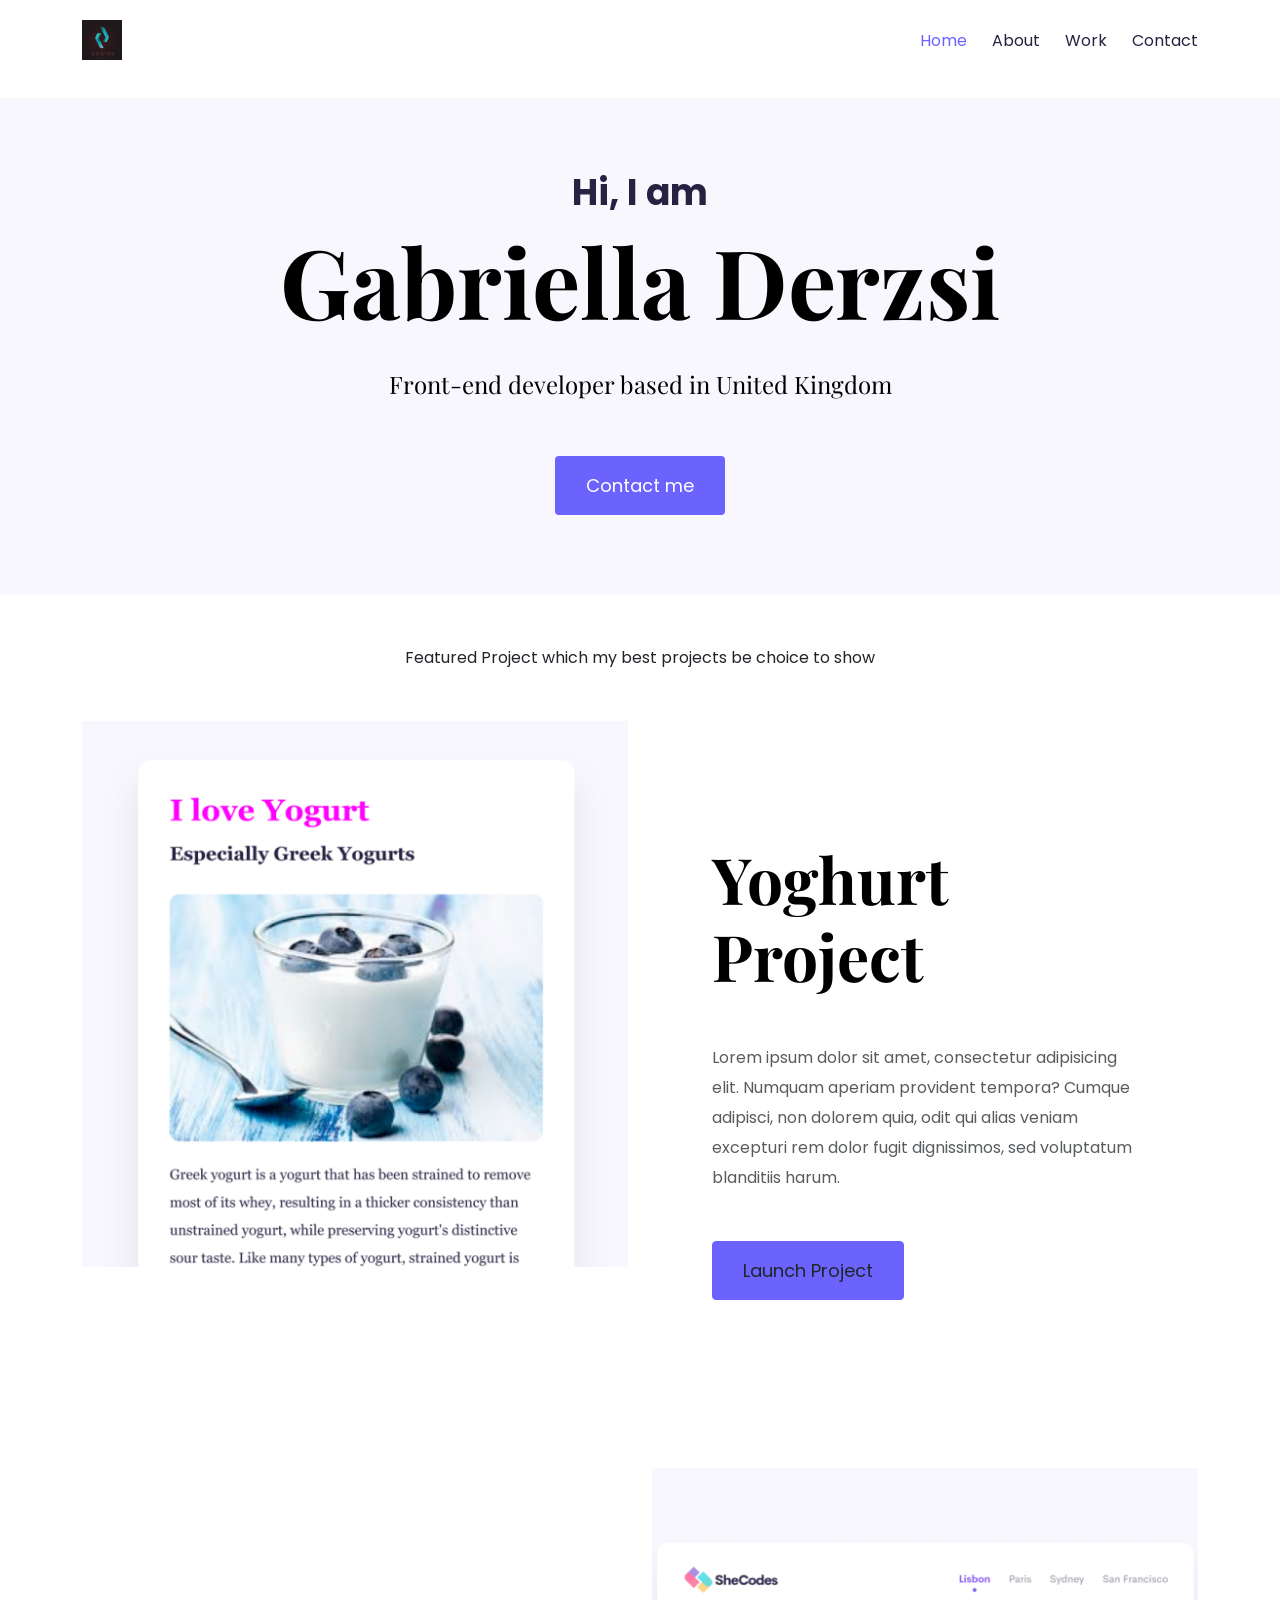
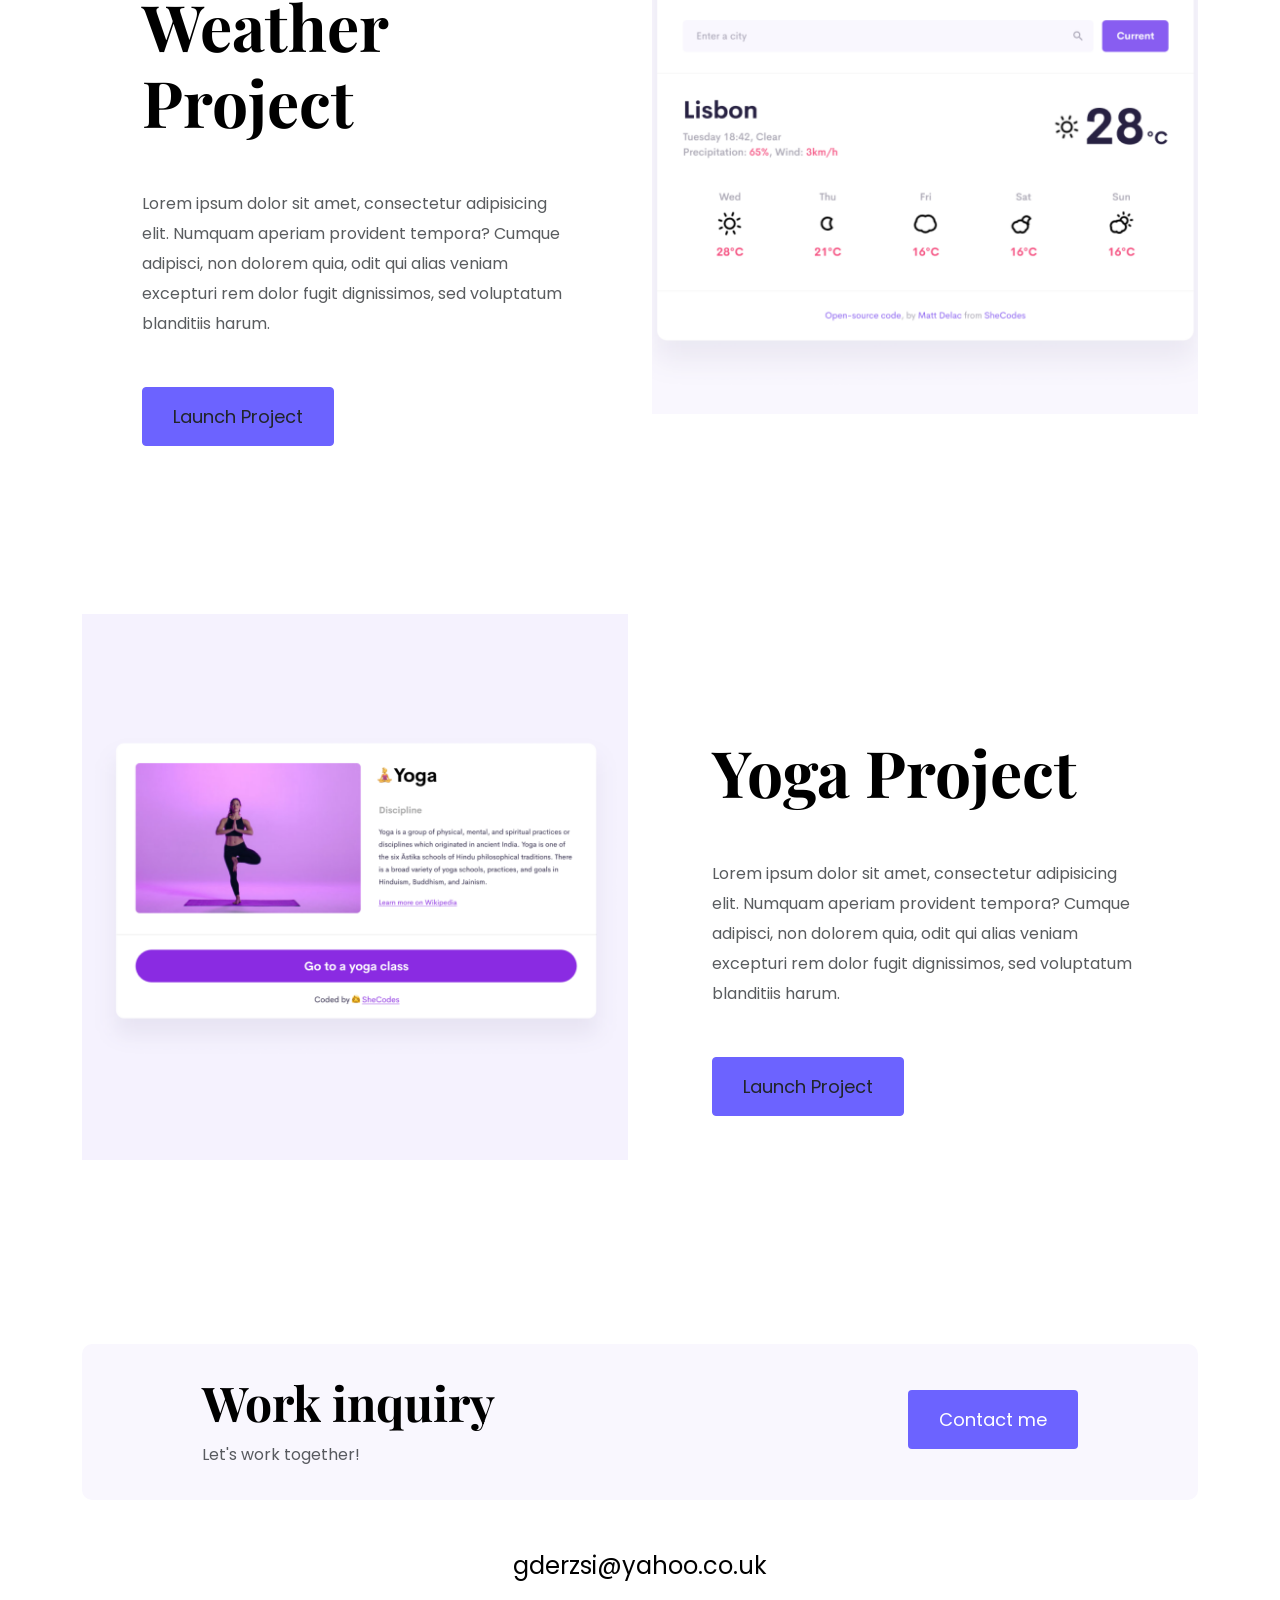
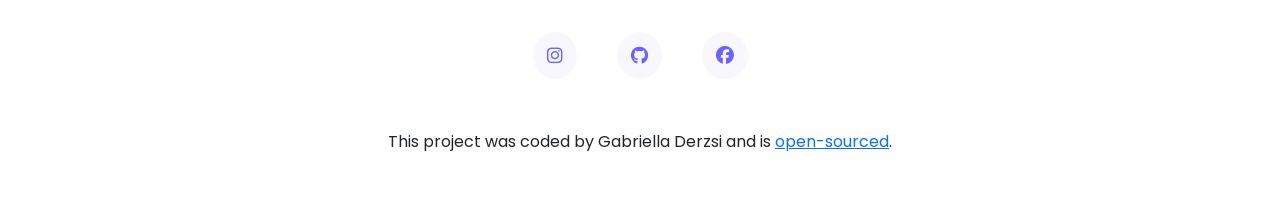
<file: index.html>
<!doctype html>
<html lang="en">
  <head>
    <meta charset="UTF-8" />
    <meta name="viewport" content="width=device-width, initial-scale=1.0" />
    <meta
      name="description"
      content="Gabriella Derzsi is a frontend developer based in the United Kingdom. She specializes in creating responsive and user-friendly web applications using modern web technologies."
    />
    <title>Frontend Developer -Gabriella Derzsi Portfolio</title>
    <link
      href="https://cdn.jsdelivr.net/npm/bootstrap@5.3.7/dist/css/bootstrap.min.css"
      rel="stylesheet"
    />
    <script
      src="https://cdn.jsdelivr.net/npm/bootstrap@5.3.8/dist/js/bootstrap.min.js"
      integrity="sha384-G/EV+4j2dNv+tEPo3++6LCgdCROaejBqfUeNjuKAiuXbjrxilcCdDz6ZAVfHWe1Y"
      crossorigin="anonymous"
    ></script>

    <link rel="preconnect" href="https://fonts.googleapis.com" />
    <link rel="preconnect" href="https://fonts.gstatic.com" crossorigin />
    <link
      href="https://fonts.googleapis.com/css2?family=Playfair+Display:ital,wght@0,400..900;1,400..900&family=Poppins:wght@700&display=swap"
      rel="stylesheet"
    />
    <link rel="stylesheet" href="styles/app.css" />
    <link
      rel="stylesheet"
      href="https://cdnjs.cloudflare.com/ajax/libs/font-awesome/6.7.2/css/all.min.css"
    />
  </head>
  <body>
    <div class="container">
      <nav class="d-flex justify-content-between">
        <a href="/" title="Homepage">
          <img src="images/logo.jpeg" alt="Logo" class="logo"
        /></a>
        <ul>
          <li class="active">
            <a href="/" title="Home">Home</a>
          </li>
          <li>
            <a href="/about.html" title="About Gabriella">About</a>
          </li>
          <li>
            <a href="/work.html" title="Gabriella's Work">Work</a>
          </li>
          <li>
            <a href="/contact.html" title="Contact Gabriella">Contact</a>
          </li>
        </ul>
      </nav>
    </div>

    <div class="hero">
      <p>Hi, I am</p>

      <h1>Gabriella Derzsi</h1>
      <h2 class="mb-5">Front-end developer based in United Kingdom</h2>
      <div>
        <a
          href="/contact.html"
          class="btn btn-branding"
          title="Contact Gabriella"
          >Contact me</a
        >
      </div>
    </div>
    <p class="text-center m-5">
      Featured Project which my best projects be choice to show
    </p>
    <div class="container">
      <div class="row mb-5">
        <div class="col d-none d-lg-block">
          <img src="images/yogurt.png" class="img-fluid" alt="yoghurt-image" />
        </div>
        <div class="col">
          <div class="project-description">
            <h2 class="mb-5">Yoghurt Project</h2>
            <p class="mb-5 text-muted">
              Lorem ipsum dolor sit amet, consectetur adipisicing elit. Numquam
              aperiam provident tempora? Cumque adipisci, non dolorem quia, odit
              qui alias veniam excepturi rem dolor fugit dignissimos, sed
              voluptatum blanditiis harum.
            </p>
            <a
              href="/work.html"
              class="btn btn-branding-outline"
              title="View Gabriella's Work"
              >Launch Project</a
            >
          </div>
        </div>
      </div>
      <div class="row mb-5">
        <div class="col">
          <div class="project-description">
            <h2 class="mb-5">Weather Project</h2>
            <p class="mb-5 text-muted">
              Lorem ipsum dolor sit amet, consectetur adipisicing elit. Numquam
              aperiam provident tempora? Cumque adipisci, non dolorem quia, odit
              qui alias veniam excepturi rem dolor fugit dignissimos, sed
              voluptatum blanditiis harum.
            </p>
            <a
              href="/work.html"
              class="btn btn-branding-outline"
              title="View Gabriella's Work"
              >Launch Project</a
            >
          </div>
        </div>
        <div class="col d-none d-lg-block">
          <img src="images/weather.png" class="img-fluid" alt="weather-image" />
        </div>
      </div>

      <div class="row mb-5">
        <div class="col d-none d-lg-block">
          <img src="images/yoga.png" class="img-fluid" alt="yoga-image" />
        </div>
        <div class="col">
          <div class="project-description">
            <h2 class="mb-5">Yoga Project</h2>
            <p class="mb-5 text-muted">
              Lorem ipsum dolor sit amet, consectetur adipisicing elit. Numquam
              aperiam provident tempora? Cumque adipisci, non dolorem quia, odit
              qui alias veniam excepturi rem dolor fugit dignissimos, sed
              voluptatum blanditiis harum.
            </p>
            <a
              href="/work.html"
              class="btn btn-branding-outline mb-5"
              title="View Gabriella's Work"
              >Launch Project</a
            >
          </div>
        </div>
      </div>
    </div>
    <footer class="container">
      <div
        class="contact-box d-flex justify-content-between mb-5 d-none d-md-flex"
      >
        <div>
          <h3>Work inquiry</h3>
          <p class="text-muted">Let's work together!</p>
        </div>
        <div>
          <a
            href="/contact.html"
            class="btn btn-branding mt-3"
            title="Contact Gabriella"
            >Contact me</a
          >
        </div>
      </div>
      <div class="d-flex justify-content-center mb-5">
        <a
          href="mailto:gderzsi@yahoo.co.uk"
          class="email-link"
          title="Email Gabriella"
          >gderzsi@yahoo.co.uk</a
        >
      </div>

      <div class="social-links d-flex justify-content-center">
        <a
          href="https://instagram.com/gabriella.derzsi.code"
          target="_blank"
          title="Gabriella's Instagram"
          ><i class="fa-brands fa-instagram" aria-hidden="true"></i
        ></a>
        <a
          href="https://github.com/Gabcii "
          target="_blank"
          title="Gabriella's GitHub"
          ><i class="fa-brands fa-github" aria-hidden="true"></i
        ></a>
        <a
          href="https://facebook.com/gabrielladerzsi"
          target="_blank"
          title="Gabriella's Facebook"
          ><i class="fa-brands fa-facebook" aria-hidden="true"></i
        ></a>
      </div>
      <p class="text-center mt-5">
        This project was coded by Gabriella Derzsi and is
        <a
          href="https://github.com/Gabcii/portfolio-projects"
          target="_blank"
          title="Portfolio Projects on GitHub"
          >open-sourced</a
        >.
      </p>
    </footer>
  </body>
</html>
</file>
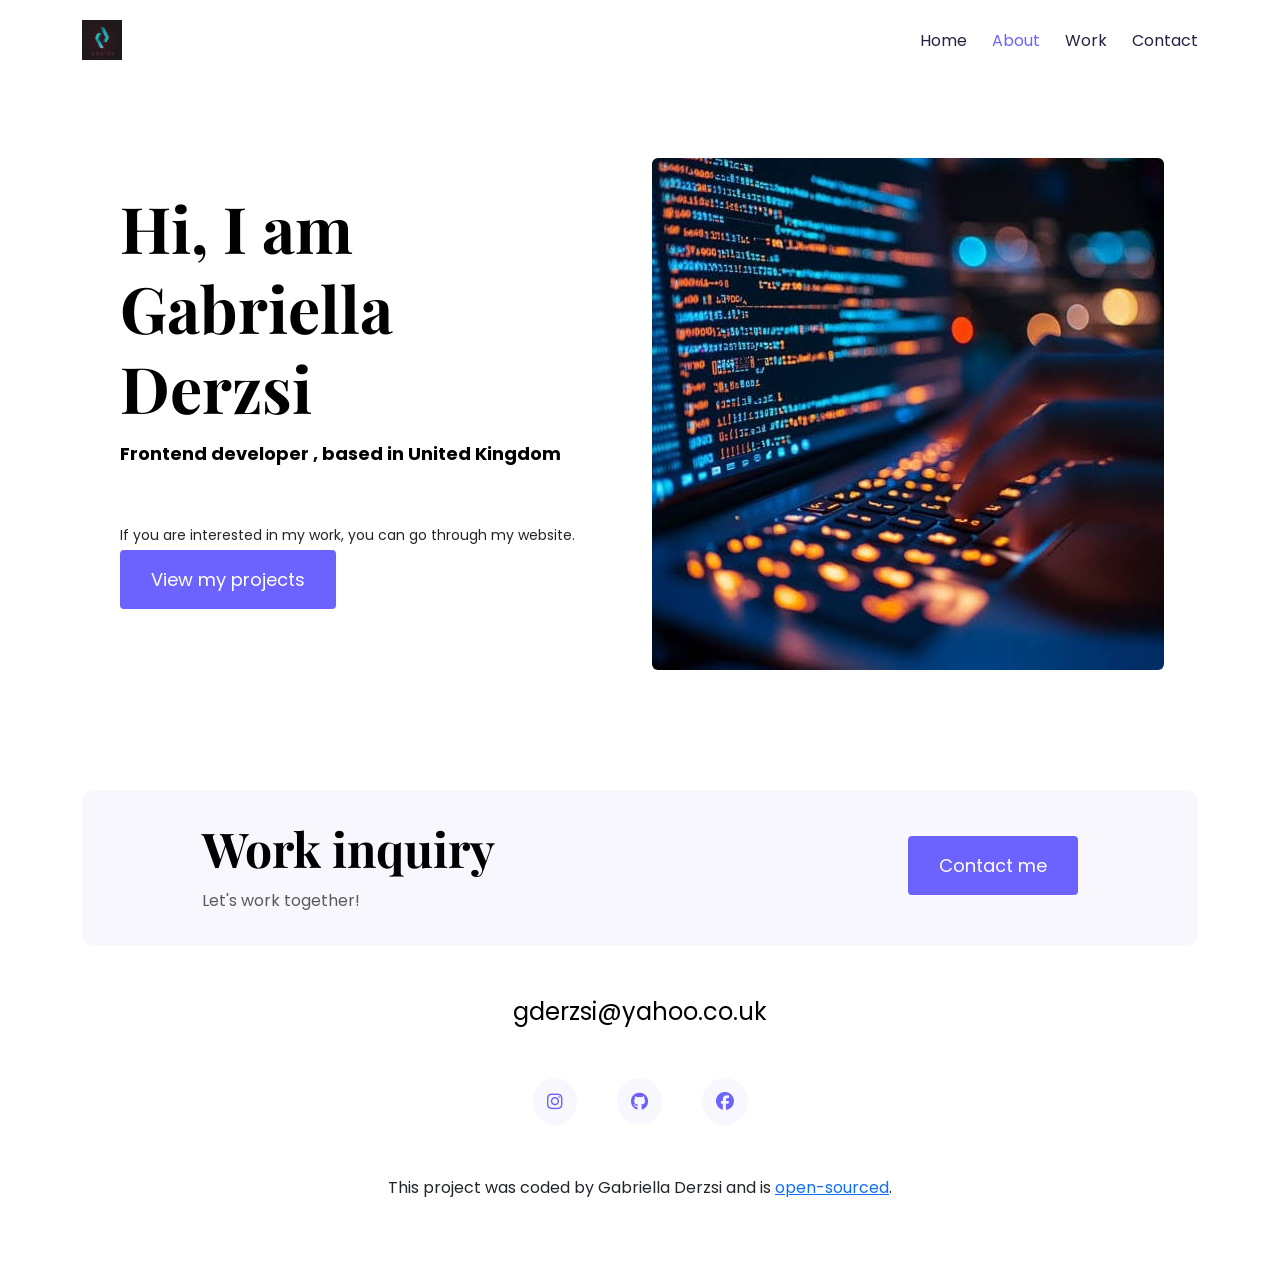
<file: about.html>
<!doctype html>
<html lang="en">
  <head>
    <meta charset="UTF-8" />
    <meta name="viewport" content="width=device-width, initial-scale=1.0" />
    <meta
      name="description"
      content="About Gabriella Derzsi. Gabriella Derzsi is a frontend developer based in the United Kingdom. She specializes in creating responsive and user-friendly web applications using modern web technologies."
    />
    <title>About Gabriella Derzsi - Portfolio</title>
    <link
      href="https://cdn.jsdelivr.net/npm/bootstrap@5.3.7/dist/css/bootstrap.min.css"
      rel="stylesheet"
    />
    <script
      src="https://cdn.jsdelivr.net/npm/bootstrap@5.3.8/dist/js/bootstrap.min.js"
      integrity="sha384-G/EV+4j2dNv+tEPo3++6LCgdCROaejBqfUeNjuKAiuXbjrxilcCdDz6ZAVfHWe1Y"
      crossorigin="anonymous"
    ></script>

    <link rel="preconnect" href="https://fonts.googleapis.com" />
    <link rel="preconnect" href="https://fonts.gstatic.com" crossorigin />
    <link
      href="https://fonts.googleapis.com/css2?family=Playfair+Display:ital,wght@0,400..900;1,400..900&family=Poppins:wght@700&display=swap"
      rel="stylesheet"
    />
    <link rel="stylesheet" href="styles/app.css" />
    <link
      rel="stylesheet"
      href="https://cdnjs.cloudflare.com/ajax/libs/font-awesome/6.7.2/css/all.min.css"
    />
  </head>
  <body>
    <div class="container">
      <nav class="d-flex justify-content-between">
        <a href="/" title="Homepage">
          <img src="images/logo.jpeg" alt="Logo" class="logo"
        /></a>
        <ul>
          <li>
            <a href="/" title="Home">Home</a>
          </li>
          <li class="active">
            <a href="/about.html" title="About Gabriella">About</a>
          </li>
          <li>
            <a href="/work.html" title="Gabriella's Work">Work</a>
          </li>
          <li>
            <a href="/contact.html" title="Contact Gabriella">Contact</a>
          </li>
        </ul>
      </nav>
    </div>
    <div class="content-container container">
      <div class="row">
        <div class="col-lg-6">
          <div class="content">
            <h1>Hi, I am Gabriella Derzsi</h1>
            <h2 class="mb-5">Frontend developer , based in United Kingdom</h2>
            <p>
              If you are interested in my work, you can go through my website.
            </p>
            <a
              href="/work.html"
              class="btn btn-branding"
              title="View Gabriella's Work"
              >View my projects</a
            >
          </div>
        </div>
        <div class="col-lg-6">
          <img
            src="/images/coding.jpeg"
            alt="coding image"
            class="img-fluid rounded"
          />
        </div>
      </div>
    </div>

    <footer class="container">
      <div
        class="contact-box d-flex justify-content-between mb-5 d-none d-md-flex"
      >
        <div>
          <h3>Work inquiry</h3>
          <p class="text-muted">Let's work together!</p>
        </div>
        <div>
          <a
            href="/contact.html"
            class="btn btn-branding mt-3"
            title="Contact Gabriella"
            >Contact me</a
          >
        </div>
      </div>
      <div class="d-flex justify-content-center mb-5">
        <a
          href="mailto:gderzsi@yahoo.co.uk"
          class="email-link"
          title="Email Gabriella"
          >gderzsi@yahoo.co.uk</a
        >
      </div>

      <div class="social-links d-flex justify-content-center">
        <a
          href="https://instagram.com/gabriella.derzsi.code"
          target="_blank"
          title="Gabriella's Instagram"
          ><i class="fa-brands fa-instagram" aria-hidden="true"></i
        ></a>
        <a
          href="https://github.com/Gabcii "
          target="_blank"
          title="Gabriella's GitHub"
          ><i class="fa-brands fa-github" aria-hidden="true"></i
        ></a>
        <a
          href="https://facebook.com/gabrielladerzsi"
          target="_blank"
          title="Gabriella's Facebook"
          ><i class="fa-brands fa-facebook" aria-hidden="true"></i
        ></a>
      </div>
      <p class="text-center mt-5">
        This project was coded by Gabriella Derzsi and is
        <a
          href="https://github.com/Gabcii/portfolio-projects"
          target="_blank"
          title="Portfolio Projects on GitHub"
          >open-sourced</a
        >.
      </p>
    </footer>
  </body>
</html>
</file>
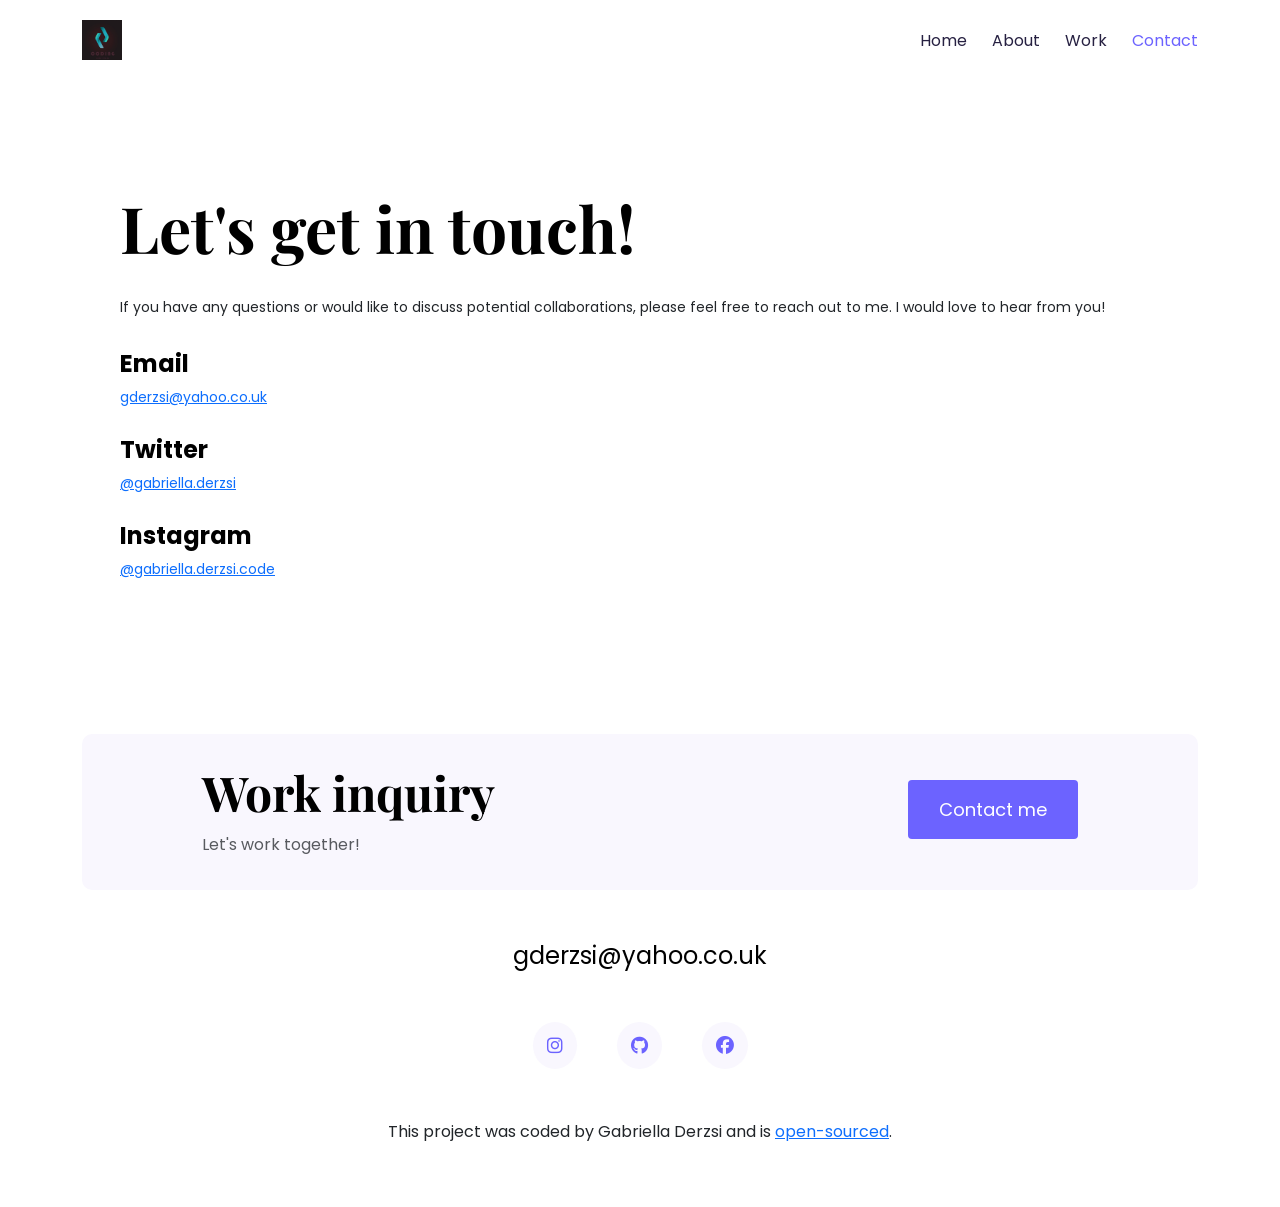
<file: contact.html>
<!doctype html>
<html lang="en">
  <head>
    <meta charset="UTF-8" />
    <meta name="viewport" content="width=device-width, initial-scale=1.0" />
    <meta
      name="description"
      content="Contact Gabriella Derzsi. Gabriella Derzsi is a frontend developer based in the United Kingdom. She specializes in creating responsive and user-friendly web applications using modern web technologies."
    />
    <title>Contact Gabriella Derzsi - Portfolio</title>
    <link
      href="https://cdn.jsdelivr.net/npm/bootstrap@5.3.7/dist/css/bootstrap.min.css"
      rel="stylesheet"
    />
    <script
      src="https://cdn.jsdelivr.net/npm/bootstrap@5.3.8/dist/js/bootstrap.min.js"
      integrity="sha384-G/EV+4j2dNv+tEPo3++6LCgdCROaejBqfUeNjuKAiuXbjrxilcCdDz6ZAVfHWe1Y"
      crossorigin="anonymous"
    ></script>

    <link rel="preconnect" href="https://fonts.googleapis.com" />
    <link rel="preconnect" href="https://fonts.gstatic.com" crossorigin />
    <link
      href="https://fonts.googleapis.com/css2?family=Playfair+Display:ital,wght@0,400..900;1,400..900&family=Poppins:wght@700&display=swap"
      rel="stylesheet"
    />
    <link rel="stylesheet" href="styles/app.css" />
    <link
      rel="stylesheet"
      href="https://cdnjs.cloudflare.com/ajax/libs/font-awesome/6.7.2/css/all.min.css"
    />
  </head>
  <body>
    <div class="container">
      <nav class="d-flex justify-content-between">
        <a href="/" title="Homepage">
          <img src="images/logo.jpeg" alt="Logo" class="logo"
        /></a>
        <ul>
          <li>
            <a href="/" title="Home">Home</a>
          </li>
          <li>
            <a href="/about.html" title="About Gabriella">About</a>
          </li>
          <li>
            <a href="/work.html" title="Gabriella's Work">Work</a>
          </li>
          <li class="active">
            <a href="/contact.html" title="Contact Gabriella">Contact</a>
          </li>
        </ul>
      </nav>
    </div>
    <div class="content-container container">
      <div class="content">
        <h1 class="mb-4">Let's get in touch!</h1>
        <p class="mb-4">
          If you have any questions or would like to discuss potential
          collaborations, please feel free to reach out to me. I would love to
          hear from you!
        </p>
        <h3>Email</h3>

        <p><a href="mailto:gderzsi@yahoo.co.uk">gderzsi@yahoo.co.uk</a></p>
        <h3>Twitter</h3>
        <p>
          <a href="https://twitter.com/gabriella.derzsi" target="_blank"
            >@gabriella.derzsi</a
          >
        </p>
        <h3>Instagram</h3>
        <p>
          <a href="https://instagram.com/gabriella.derzsi.code" target="_blank"
            >@gabriella.derzsi.code</a
          >
        </p>
      </div>
    </div>
    <footer class="container">
      <div
        class="contact-box d-flex justify-content-between mb-5 d-none d-md-flex"
      >
        <div>
          <h3>Work inquiry</h3>
          <p class="text-muted">Let's work together!</p>
        </div>
        <div>
          <a
            href="/contact.html"
            class="btn btn-branding mt-3"
            title="Contact Gabriella"
            >Contact me</a
          >
        </div>
      </div>
      <div class="d-flex justify-content-center mb-5">
        <a
          href="mailto:gderzsi@yahoo.co.uk"
          class="email-link"
          title="Email Gabriella"
          >gderzsi@yahoo.co.uk</a
        >
      </div>

      <div class="social-links d-flex justify-content-center">
        <a
          href="https://instagram.com/gabriella.derzsi.code"
          target="_blank"
          title="Gabriella's Instagram"
          ><i class="fa-brands fa-instagram" aria-hidden="true"></i
        ></a>
        <a
          href="https://github.com/Gabcii "
          target="_blank"
          title="Gabriella's GitHub"
          ><i class="fa-brands fa-github" aria-hidden="true"></i
        ></a>
        <a
          href="https://facebook.com/gabrielladerzsi"
          target="_blank"
          title="Gabriella's Facebook"
          ><i class="fa-brands fa-facebook" aria-hidden="true"></i
        ></a>
      </div>
      <p class="text-center mt-5">
        This project was coded by Gabriella Derzsi and is
        <a
          href="https://github.com/Gabcii/portfolio-projects"
          target="_blank"
          title="Portfolio Projects on GitHub"
          >open-sourced</a
        >.
      </p>
    </footer>
  </body>
</html>
</file>
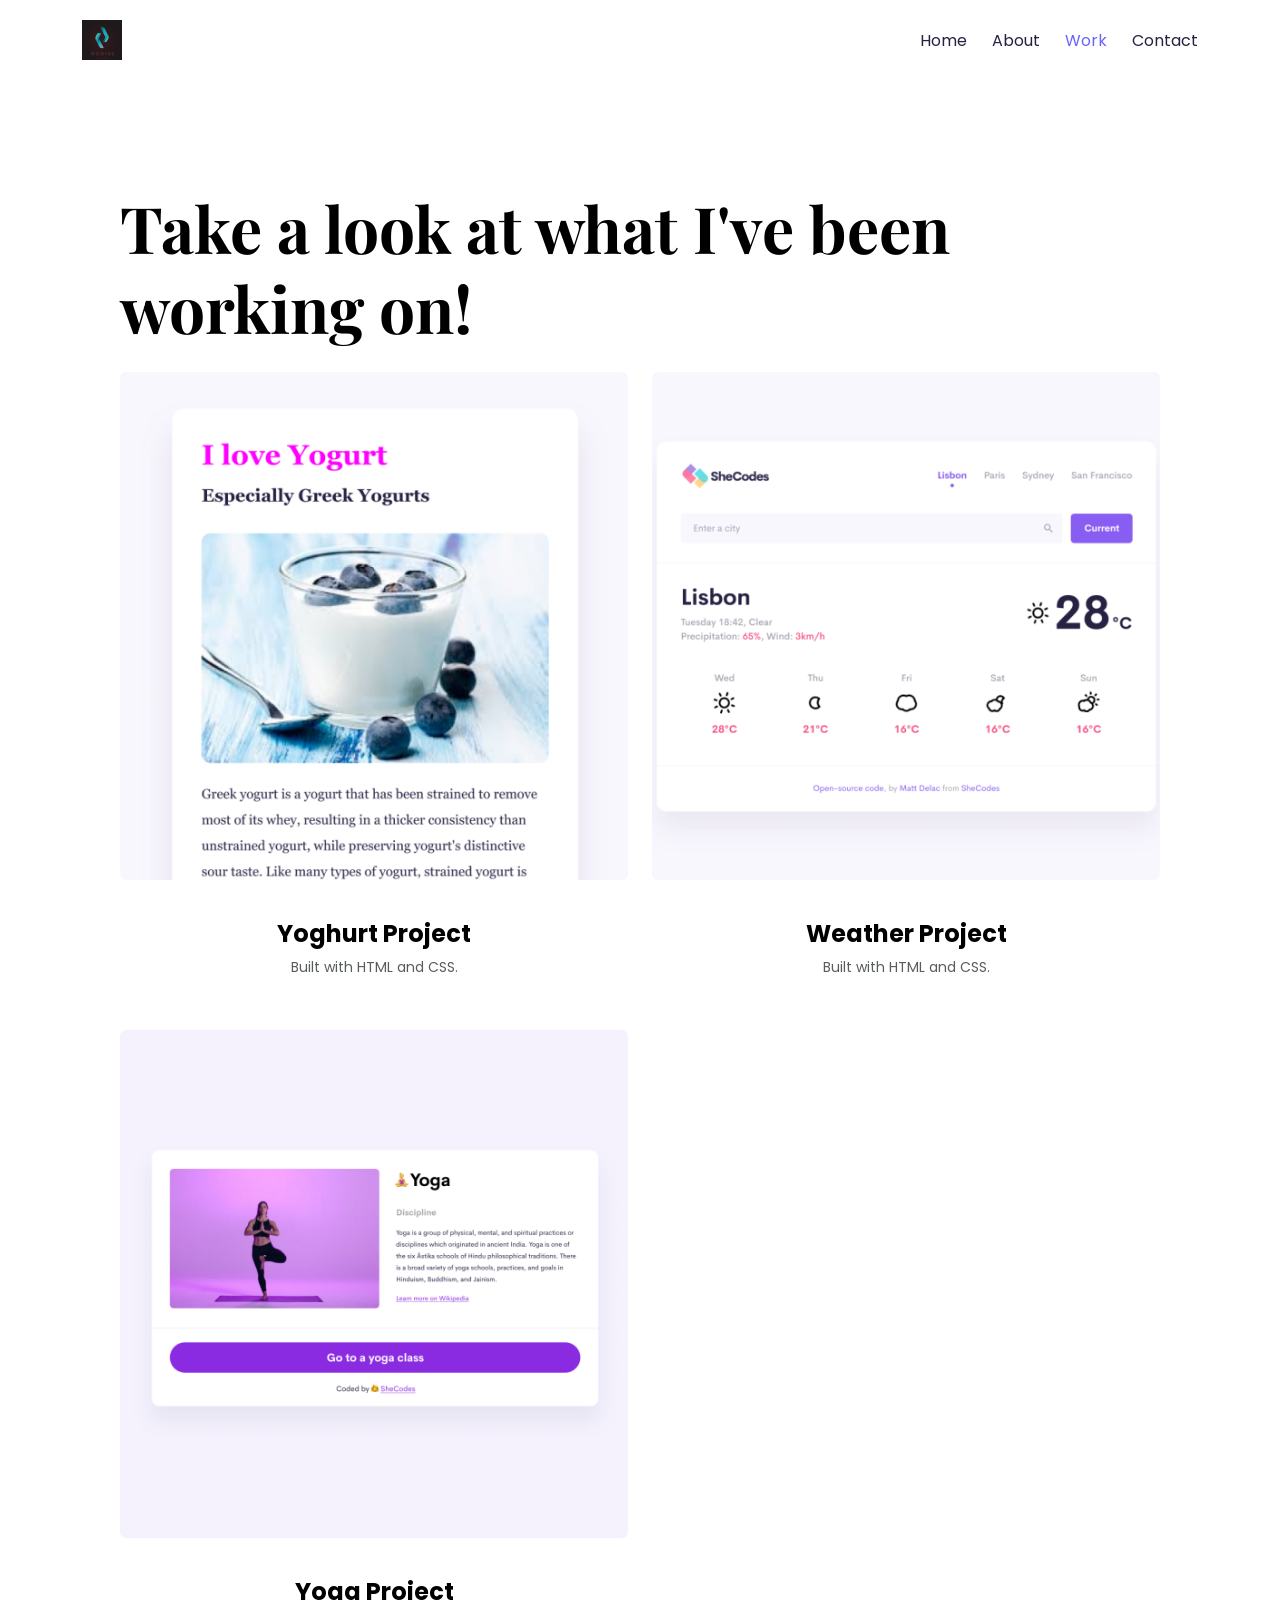
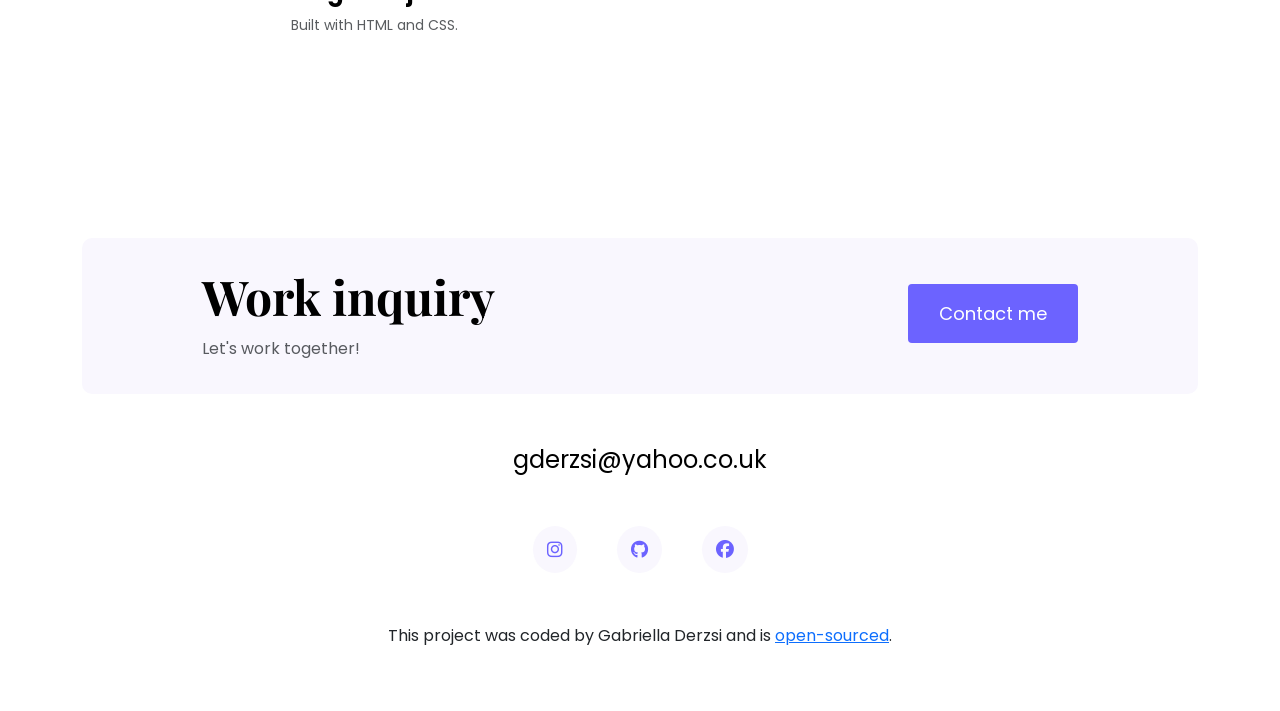
<file: work.html>
<!doctype html>
<html lang="en">
  <head>
    <meta charset="UTF-8" />
    <meta name="viewport" content="width=device-width, initial-scale=1.0" />
    <meta
      name="description"
      content="Work of Gabriella Derzsi. Gabriella Derzsi is a frontend developer based in the United Kingdom. She specializes in creating responsive and user-friendly web applications using modern web technologies."
    />
    <title>Work of Gabriella Derzsi - Portfolio</title>
    <link
      href="https://cdn.jsdelivr.net/npm/bootstrap@5.3.7/dist/css/bootstrap.min.css"
      rel="stylesheet"
    />
    <script
      src="https://cdn.jsdelivr.net/npm/bootstrap@5.3.8/dist/js/bootstrap.min.js"
      integrity="sha384-G/EV+4j2dNv+tEPo3++6LCgdCROaejBqfUeNjuKAiuXbjrxilcCdDz6ZAVfHWe1Y"
      crossorigin="anonymous"
    ></script>

    <link rel="preconnect" href="https://fonts.googleapis.com" />
    <link rel="preconnect" href="https://fonts.gstatic.com" crossorigin />
    <link
      href="https://fonts.googleapis.com/css2?family=Playfair+Display:ital,wght@0,400..900;1,400..900&family=Poppins:wght@700&display=swap"
      rel="stylesheet"
    />
    <link rel="stylesheet" href="styles/app.css" />
    <link
      rel="stylesheet"
      href="https://cdnjs.cloudflare.com/ajax/libs/font-awesome/6.7.2/css/all.min.css"
    />
  </head>
  <body>
    <div class="container">
      <nav class="d-flex justify-content-between">
        <a href="/" title="Homepage">
          <img src="images/logo.jpeg" alt="Logo" class="logo"
        /></a>
        <ul>
          <li>
            <a href="/" title="Home">Home</a>
          </li>
          <li>
            <a href="/about.html" title="About Gabriella">About</a>
          </li>
          <li class="active">
            <a href="/work.html" title="Gabriella's Work">Work</a>
          </li>
          <li>
            <a href="/contact.html" title="Contact Gabriella">Contact</a>
          </li>
        </ul>
      </nav>
    </div>

    <div class="content-container container">
      <div class="content">
        <h1 class="mb-4">Take a look at what I've been working on!</h1>

        <div class="row">
          <div class="col-md-6 mb-5">
            <img
              src="images/yogurt.png"
              class="img-fluid mb-3 rounded"
              alt="yoghurt-image"
            />
            <h3 class="text-center mb-0">Yoghurt Project</h3>
            <p class="text-center text-muted">Built with HTML and CSS.</p>
          </div>

          <div class="col-md-6 mb-5">
            <img
              src="images/weather.png"
              class="img-fluid mb-3 rounded"
              alt="weather-image"
            />
            <h3 class="text-center mb-0">Weather Project</h3>
            <p class="text-center text-muted">Built with HTML and CSS.</p>
          </div>

          <div class="col-md-6 mb-5">
            <img
              src="images/yoga.png"
              class="img-fluid mb-3 rounded"
              alt="yoga-image"
            />
            <h3 class="text-center mb-0">Yoga Project</h3>
            <p class="text-center text-muted">Built with HTML and CSS.</p>
          </div>
        </div>
      </div>
    </div>
    <footer class="container">
      <div
        class="contact-box d-flex justify-content-between mb-5 d-none d-md-flex"
      >
        <div>
          <h3>Work inquiry</h3>
          <p class="text-muted">Let's work together!</p>
        </div>
        <div>
          <a
            href="/contact.html"
            class="btn btn-branding mt-3"
            title="Contact Gabriella"
            >Contact me</a
          >
        </div>
      </div>
      <div class="d-flex justify-content-center mb-5">
        <a
          href="mailto:gderzsi@yahoo.co.uk"
          class="email-link"
          title="Email Gabriella"
          >gderzsi@yahoo.co.uk</a
        >
      </div>

      <div class="social-links d-flex justify-content-center">
        <a
          href="https://instagram.com/gabriella.derzsi.code"
          target="_blank"
          title="Gabriella's Instagram"
          ><i class="fa-brands fa-instagram" aria-hidden="true"></i
        ></a>
        <a
          href="https://github.com/Gabcii "
          target="_blank"
          title="Gabriella's GitHub"
          ><i class="fa-brands fa-github" aria-hidden="true"></i
        ></a>
        <a
          href="https://facebook.com/gabrielladerzsi"
          target="_blank"
          title="Gabriella's Facebook"
          ><i class="fa-brands fa-facebook" aria-hidden="true"></i
        ></a>
      </div>
      <p class="text-center mt-5">
        This project was coded by Gabriella Derzsi and is
        <a
          href="https://github.com/Gabcii/portfolio-projects"
          target="_blank"
          title="Portfolio Projects on GitHub"
          >open-sourced</a
        >.
      </p>
    </footer>
  </body>
</html>
</file>
<file: styles/app.css>
:root {
  --branding-color: #6c63ff;
  --secondary-color: #f9f7fe;
  --heading-font-family: "Playfair Display", serif;
  --default-font-family: "Poppins", sans-serif;
}

body {
  font-family: var(--default-font-family);
}
h1,
h2,
h3,
h4,
h5,
h6 {
  color: black;
  font-family: var(--heading-font-family);
  font-weight: bold;
}
h1 {
  font-size: 96px;
  line-height: 1.5;
}
h2 {
  font-size: 64px;
}
h3 {
  font-size: 48px;
}
p {
  font-weight: normal;
  font-size: 16px;
  line-height: 30px;
}
.hero {
  background: var(--secondary-color);
  text-align: center;
  padding: 80px 20px;
}
.hero p {
  font-size: 36px;
  font-weight: bold;
  margin: 0;
  color: #272142;
}
.hero h2 {
  font-family: var(--heading-font-family);
  font-weight: normal;
  line-height: 2;
  font-size: 24px;
}
.content-container {
  padding: 60px 20px;
}
.content h1 {
  font-size: 64px;
  line-height: 80px;
}
.content h2 {
  font-size: 18px;
  font-family: var(--default-font-family);
  line-height: 36px;
}
.content h3 {
  font-size: 24px;
  line-height: 1.5;
  margin: 20px 0 0;
  font-family: var(--default-font-family);
}
.content p {
  margin: 0;
  font-size: 14px;
}
.content {
  margin: 30px;
}
.btn-branding {
  background: var(--branding-color);
  border-radius: 4px;
  color: white;
  font-size: 18px;
  line-height: 27px;
  padding: 15px 30px;
}
.btn-branding-outline {
  background: var(--branding-color);
  border: 1px solid var(--branding-color);
  border-radius: 4px;
  font-size: 18px;
  line-height: 27px;
  padding: 15px 30px;
}
.project-description {
  padding: 120px 60px;
}
.logo {
  max-height: 40px;
}
nav {
  padding: 20px 0;
}
nav ul {
  display: flex;
  justify-content: space-between;
  gap: 10px;
  flex-wrap: nowrap;
}
nav li {
  display: inline;
  list-style: none;
  line-height: 42px;
  margin-left: 15px;
}
nav a {
  text-decoration: none;
  color: #272142;
  transition: all 100ms ease-in-out;
}

nav a:hover,
nav li.active a {
  color: var(--branding-color);
}
footer {
  margin: 60px 0;
}
footer .contact-box {
  background: var(--secondary-color);
  padding: 30px 120px;
  border-radius: 10px;
}
footer .contact-box p {
  margin: 0;
}
footer .email-link {
  text-decoration: none;
  color: black;
  font-size: 24px;
}
footer .email-link:hover {
  color: var(--branding-color);
}
footer .social-links a {
  margin: 0 20px;
  color: var(--branding-color);
  background: var(--secondary-color);
  padding: 10px 14px;
  border-radius: 50%;
  font-size: 18px;
  transition: all 100ms ease-in-out;
}
footer .social-links a:hover {
  color: white;
  background: var(--branding-color);
}
@media (max-width: 900px) {
  h1 {
    font-size: 44px;
    line-height: 56px;
  }
  h2 {
    font-size: 44px;
  }
  h3 {
    font-size: 18px;
  }
  nav li {
    margin: 0;
  }
  .logo {
    display: none;
  }
  .content {
    text-align: center;
    padding: 0;
  }
  .project-description {
    padding: 0;
    text-align: center;
  }
  footer .contact-box {
    padding: 30px;
  }
}
</file>
